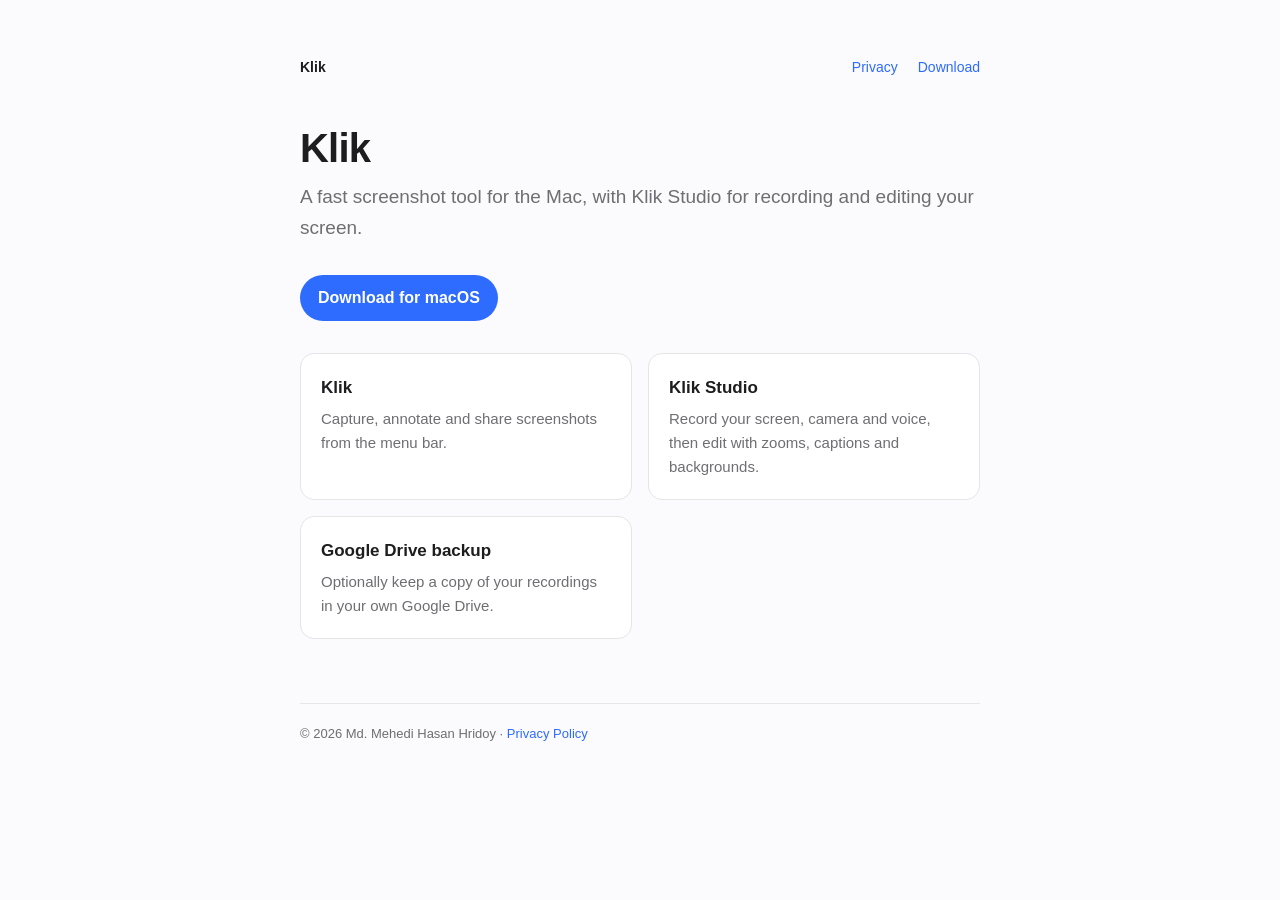
<file: index.html>
<!doctype html>
<html lang="en"><head><meta charset="utf-8"><title>Klik</title>
<meta http-equiv="refresh" content="0; url=/klik/"><link rel="canonical" href="/klik/"></head>
<body><a href="/klik/">Klik</a></body></html>
</file>
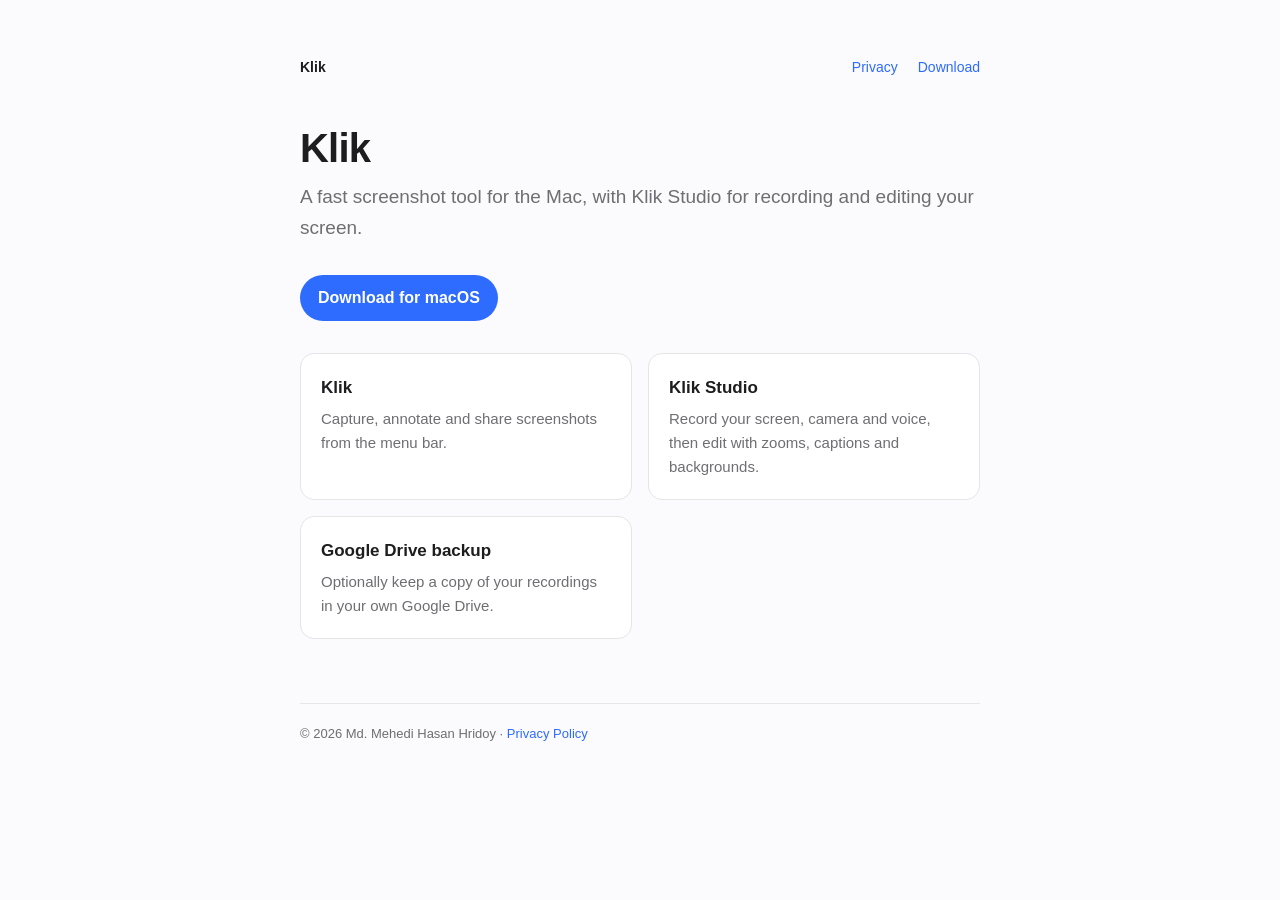
<file: klik/index.html>
<!doctype html>
<html lang="en">
<head>
<meta charset="utf-8">
<meta name="viewport" content="width=device-width, initial-scale=1">
<title>Klik for Mac</title>
<meta name="description" content="Klik is a screenshot tool for the Mac. Klik Studio records and edits your screen.">
<link rel="stylesheet" href="/klik/style.css">
</head>
<body>
<main>
  <nav><a href="/klik/">Klik</a><a href="/klik/privacy/">Privacy</a><a href="https://github.com/mehedihasanhr/klik-releases/releases/latest">Download</a></nav>
  <h1>Klik</h1>
  <p class="lead">A fast screenshot tool for the Mac, with Klik Studio for recording and editing your screen.</p>
  <a class="button" href="https://github.com/mehedihasanhr/klik-releases/releases/latest">Download for macOS</a>
  <div class="cards">
    <div class="card"><h3>Klik</h3><p>Capture, annotate and share screenshots from the menu bar.</p></div>
    <div class="card"><h3>Klik Studio</h3><p>Record your screen, camera and voice, then edit with zooms, captions and backgrounds.</p></div>
    <div class="card"><h3>Google Drive backup</h3><p>Optionally keep a copy of your recordings in your own Google Drive.</p></div>
  </div>
  <footer>&copy; 2026 Md. Mehedi Hasan Hridoy &middot; <a href="/klik/privacy/">Privacy Policy</a></footer>
</main>
</body>
</html>
</file>
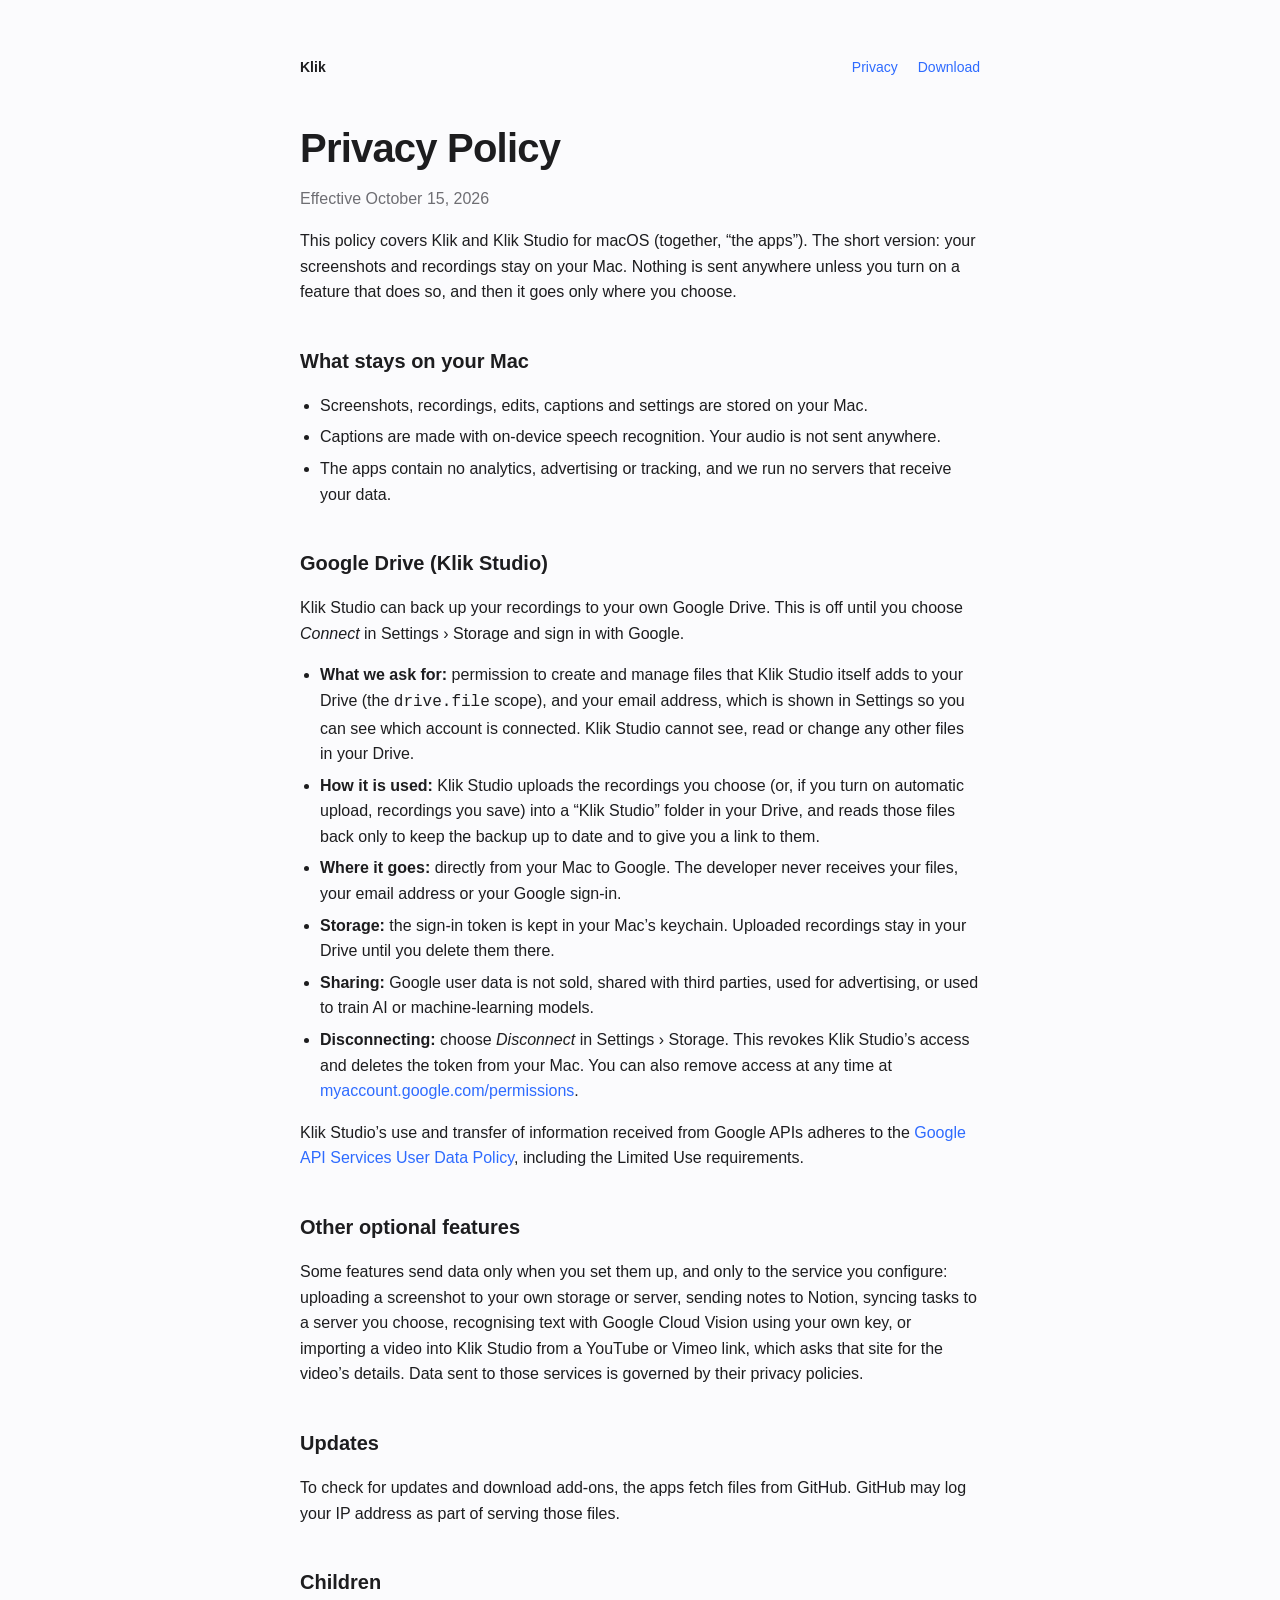
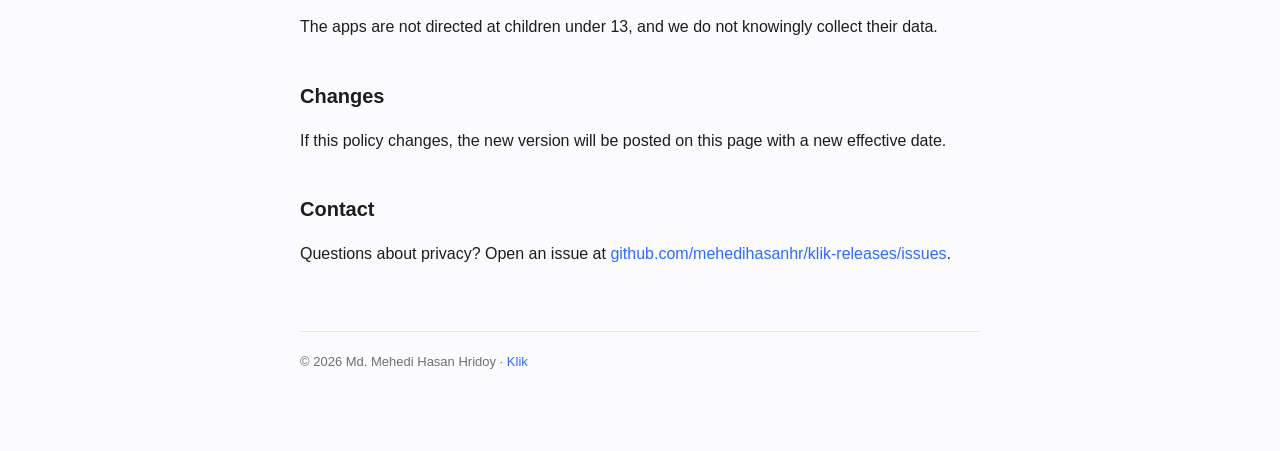
<file: klik/privacy/index.html>
<!doctype html>
<html lang="en">
<head>
<meta charset="utf-8">
<meta name="viewport" content="width=device-width, initial-scale=1">
<title>Klik Privacy Policy</title>
<meta name="description" content="How Klik and Klik Studio handle your data, including Google Drive.">
<link rel="stylesheet" href="/klik/style.css">
</head>
<body>
<main>
  <nav><a href="/klik/">Klik</a><a href="/klik/privacy/">Privacy</a><a href="https://github.com/mehedihasanhr/klik-releases/releases/latest">Download</a></nav>
  <h1>Privacy Policy</h1>
  <p class="muted">Effective October 15, 2026</p>

  <p>This policy covers Klik and Klik Studio for macOS (together, &ldquo;the apps&rdquo;). The short version: your screenshots and recordings stay on your Mac. Nothing is sent anywhere unless you turn on a feature that does so, and then it goes only where you choose.</p>

  <h2>What stays on your Mac</h2>
  <ul>
    <li>Screenshots, recordings, edits, captions and settings are stored on your Mac.</li>
    <li>Captions are made with on-device speech recognition. Your audio is not sent anywhere.</li>
    <li>The apps contain no analytics, advertising or tracking, and we run no servers that receive your data.</li>
  </ul>

  <h2>Google Drive (Klik Studio)</h2>
  <p>Klik Studio can back up your recordings to your own Google Drive. This is off until you choose <em>Connect</em> in Settings &rsaquo; Storage and sign in with Google.</p>
  <ul>
    <li><strong>What we ask for:</strong> permission to create and manage files that Klik Studio itself adds to your Drive (the <code>drive.file</code> scope), and your email address, which is shown in Settings so you can see which account is connected. Klik Studio cannot see, read or change any other files in your Drive.</li>
    <li><strong>How it is used:</strong> Klik Studio uploads the recordings you choose (or, if you turn on automatic upload, recordings you save) into a &ldquo;Klik Studio&rdquo; folder in your Drive, and reads those files back only to keep the backup up to date and to give you a link to them.</li>
    <li><strong>Where it goes:</strong> directly from your Mac to Google. The developer never receives your files, your email address or your Google sign-in.</li>
    <li><strong>Storage:</strong> the sign-in token is kept in your Mac&rsquo;s keychain. Uploaded recordings stay in your Drive until you delete them there.</li>
    <li><strong>Sharing:</strong> Google user data is not sold, shared with third parties, used for advertising, or used to train AI or machine-learning models.</li>
    <li><strong>Disconnecting:</strong> choose <em>Disconnect</em> in Settings &rsaquo; Storage. This revokes Klik Studio&rsquo;s access and deletes the token from your Mac. You can also remove access at any time at <a href="https://myaccount.google.com/permissions">myaccount.google.com/permissions</a>.</li>
  </ul>
  <p>Klik Studio&rsquo;s use and transfer of information received from Google APIs adheres to the <a href="https://developers.google.com/terms/api-services-user-data-policy">Google API Services User Data Policy</a>, including the Limited Use requirements.</p>

  <h2>Other optional features</h2>
  <p>Some features send data only when you set them up, and only to the service you configure: uploading a screenshot to your own storage or server, sending notes to Notion, syncing tasks to a server you choose, recognising text with Google Cloud Vision using your own key, or importing a video into Klik Studio from a YouTube or Vimeo link, which asks that site for the video&rsquo;s details. Data sent to those services is governed by their privacy policies.</p>

  <h2>Updates</h2>
  <p>To check for updates and download add-ons, the apps fetch files from GitHub. GitHub may log your IP address as part of serving those files.</p>

  <h2>Children</h2>
  <p>The apps are not directed at children under 13, and we do not knowingly collect their data.</p>

  <h2>Changes</h2>
  <p>If this policy changes, the new version will be posted on this page with a new effective date.</p>

  <h2>Contact</h2>
  <p>Questions about privacy? Open an issue at <a href="https://github.com/mehedihasanhr/klik-releases/issues">github.com/mehedihasanhr/klik-releases/issues</a>.</p>

  <footer>&copy; 2026 Md. Mehedi Hasan Hridoy &middot; <a href="/klik/">Klik</a></footer>
</main>
</body>
</html>
</file>
<file: klik/style.css>
:root{--bg:#fbfbfd;--text:#1d1d1f;--muted:#6e6e73;--line:#e5e5ea;--accent:#2e6bff;--card:#fff}
@media (prefers-color-scheme:dark){:root{--bg:#111113;--text:#f5f5f7;--muted:#a1a1a6;--line:#2c2c2e;--accent:#5b8cff;--card:#1c1c1e}}
*{box-sizing:border-box}
body{margin:0;background:var(--bg);color:var(--text);font:16px/1.6 -apple-system,BlinkMacSystemFont,"SF Pro Text","Segoe UI",Roboto,sans-serif;-webkit-font-smoothing:antialiased}
main{max-width:720px;margin:0 auto;padding:56px 20px 80px}
nav{display:flex;gap:20px;font-size:14px;margin-bottom:48px}
nav a:first-child{font-weight:600;color:var(--text);margin-right:auto}
a{color:var(--accent);text-decoration:none}a:hover{text-decoration:underline}
h1{font-size:40px;line-height:1.1;letter-spacing:-.02em;margin:0 0 12px}
h2{font-size:20px;margin:40px 0 8px}
p,li{color:var(--text)}.muted{color:var(--muted)}
ul{padding-left:20px}li{margin:6px 0}
.lead{font-size:19px;color:var(--muted);margin:0 0 32px}
.cards{display:grid;grid-template-columns:repeat(auto-fit,minmax(240px,1fr));gap:16px;margin:32px 0}
.card{background:var(--card);border:1px solid var(--line);border-radius:14px;padding:20px}
.card h3{margin:0 0 6px;font-size:17px}.card p{margin:0;color:var(--muted);font-size:15px}
.button{display:inline-block;background:var(--accent);color:#fff;padding:10px 18px;border-radius:999px;font-weight:600}
.button:hover{text-decoration:none;opacity:.9}
footer{margin-top:64px;padding-top:20px;border-top:1px solid var(--line);font-size:13px;color:var(--muted)}
</file>
